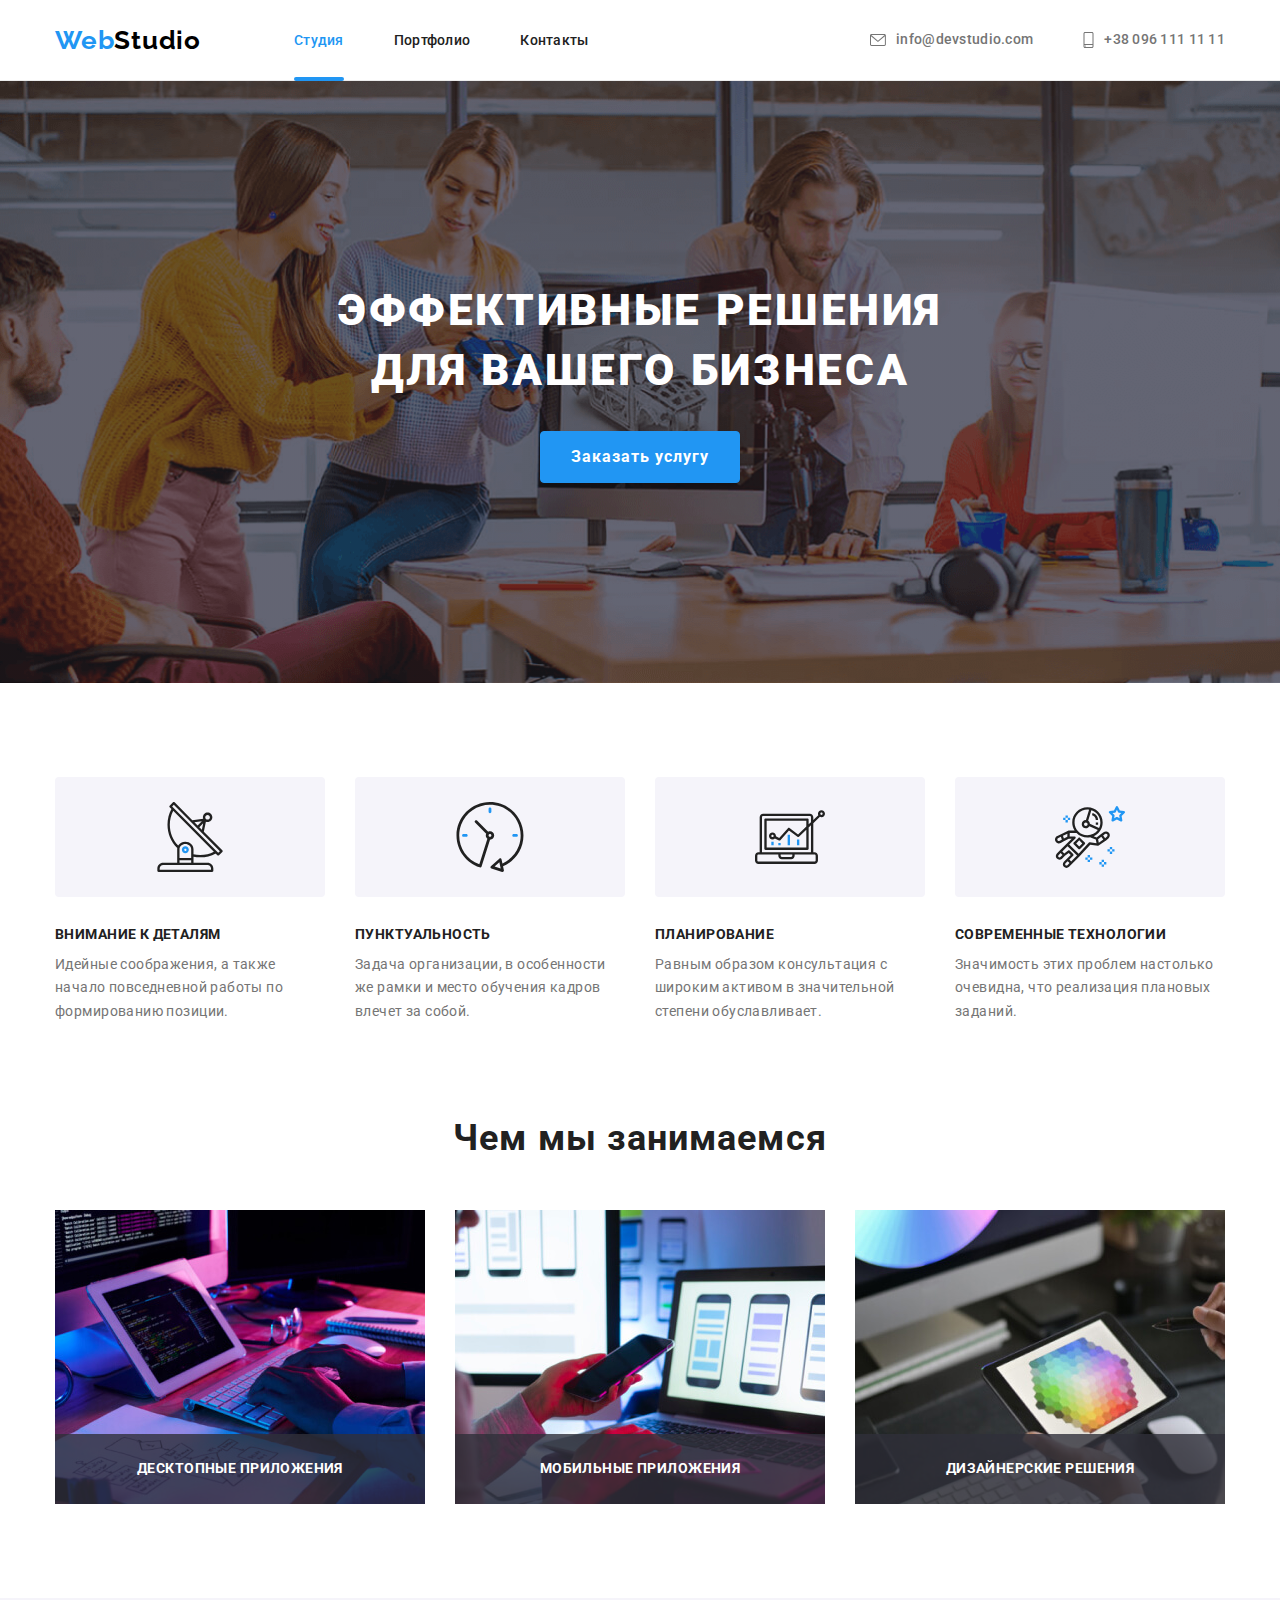
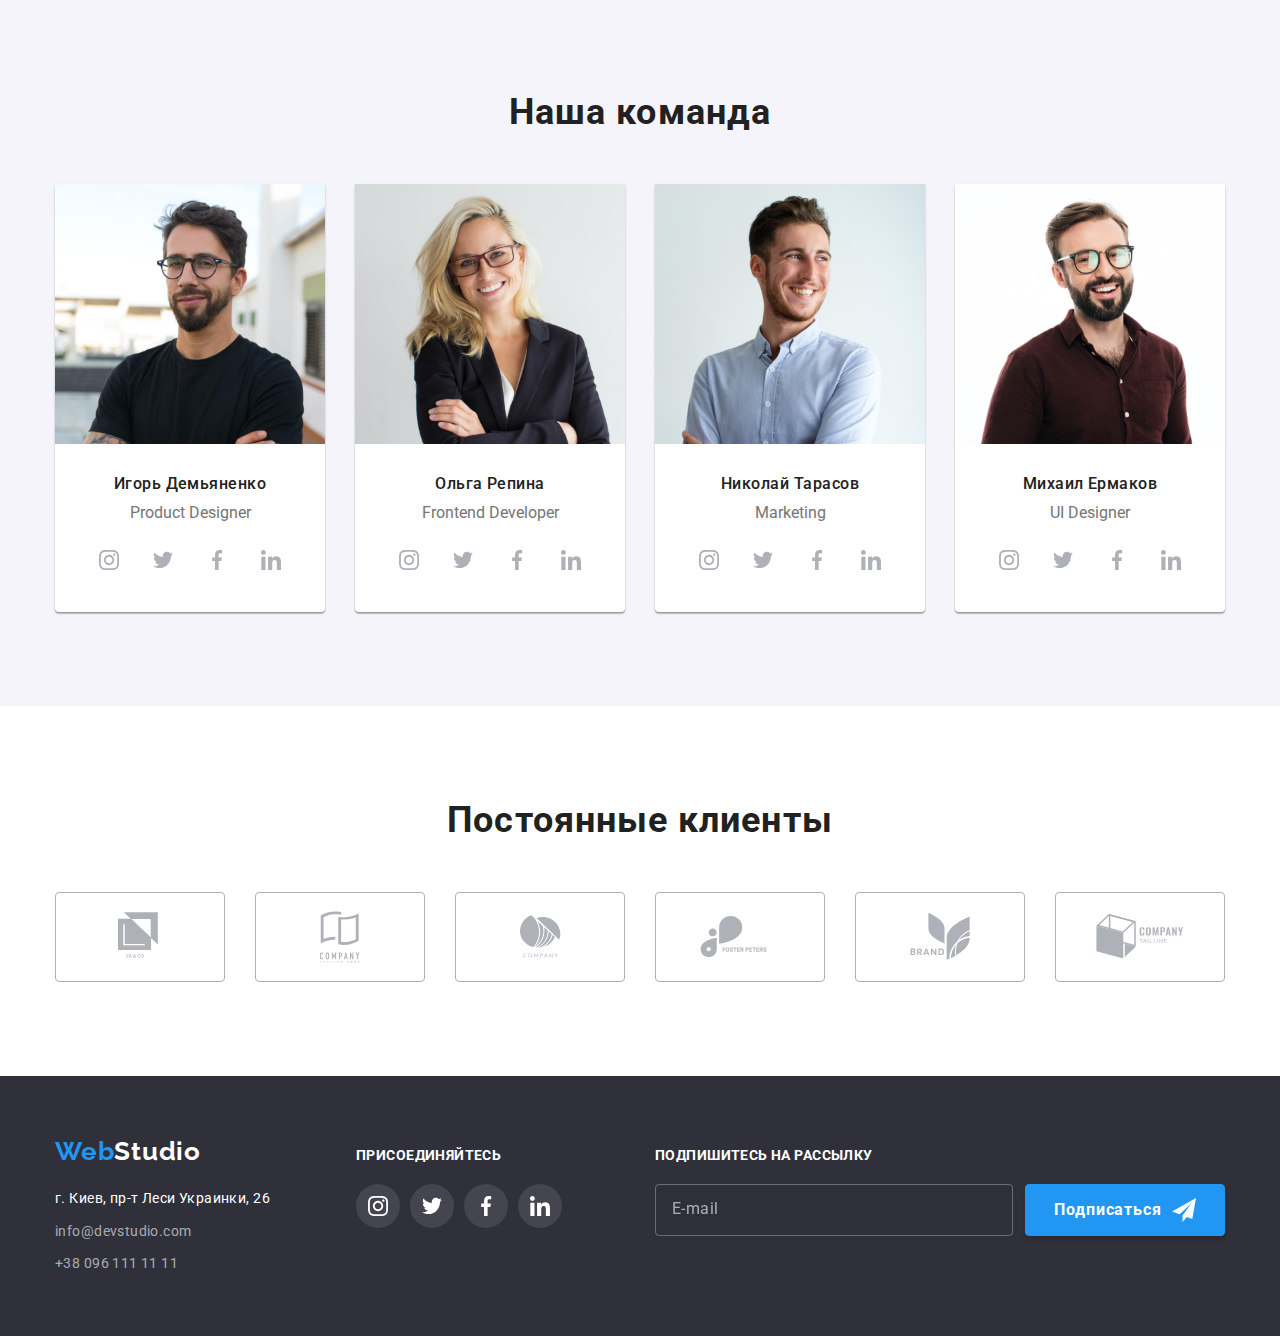
<file: index.html>
<!DOCTYPE html>
<html lang="ru">
<head>
    <meta charset="UTF-8">
    <meta name="viewport" content="width=device-width, initial-scale=1.0">
    <link rel="preconnect" href="https://fonts.gstatic.com"> 
    <link href="https://fonts.googleapis.com/css2?family=Raleway:wght@700&family=Roboto:wght@400;500;700;900&display=swap" rel="stylesheet">    
    <link rel="stylesheet" href="https://cdn.jsdelivr.net/npm/modern-normalize@1.0.0/modern-normalize.css">
    <link rel="stylesheet" href="./css/main.min.css">
    <title>WebStudio</title>
</head>
<body>
    <header class="header">
        <div class="container">
        <nav class="site-nav">
            <a class="logo" href="./index.html"><span class="logo--accent">Web</span>Studio</a>
            <ul class="site-nav__list">
                <li class="site-nav__item"> 
                    <a class="site-nav__link current" href="./index.html">Студия</a></li>
                <li class="site-nav__item"> 
                    <a class="site-nav__link" href="./portfolio.html">Портфолио</a></li>
                <li class="site-nav__item"> 
                    <a class="site-nav__link" href="#team">Контакты</a></li>
            </ul>
        </nav>    
        <ul class="contacts">
            <li class="contacts__item">
                <a class="contacts__link" href="mailto:info@devstudio.com">
                    <svg class="contacts__icon" width="16px" height="12px">
                         <use href="./images/sprite.svg#envelope"></use>
                    </svg>
                    info@devstudio.com
                </a>
            </li>
            <li class="contacts__item">
                <a class="contacts__link" href="tel:+380961111111">
                    <svg class="contacts__icon" width="11px" height="16px">
                        <use href="./images/sprite.svg#smartphone"></use>
                    </svg>
                    +38 096 111 11 11
                </a>
            </li>
        </ul>
        </div>
    </header>   
    <main>
        <!--hero-->
        <section class="hero">
            <div class="container">
                <h1 class="hero__title">Эффективные решения для вашего бизнеса</h1>
                 <button class="main__btn" type="button" data-modal-open> Заказать услугу </button>
            </div>
        </section>
        <!--advantage-->
        <section class="advantage">
            <div class="container">
                <h2 class="advantage__title visually-hidden">Преимущества</h2>
                <ul class="advantage__list">
                    <li class="advantage__item">
                        <div class="advantage__image">
                        <svg class="advantage-image__icon">
                            <use href="./images/sprite.svg#antenna"></use>
                        </svg>
                        </div>
                        <h3 class="advantage-item__title">Внимание к деталям</h3>
                        <p class="advantage-item__description">Идейные соображения, а также начало повседневной работы по формированию позиции.</p>
                    </li> 
                    <li class="advantage__item">
                        <div class="advantage__image">
                        <svg class="advantage-image__icon">
                            <use href="./images/sprite.svg#clock"></use>
                        </svg>
                        </div>
                        <h3 class="advantage-item__title">Пунктуальность</h3>
                        <p class="advantage-item__description">Задача организации, в особенности же рамки и место обучения кадров влечет за собой.</p>
                    </li>
                    <li class="advantage__item">
                        <div class="advantage__image">
                        <svg class="advantage-image__icon">
                            <use href="./images/sprite.svg#diagram"></use>
                        </svg>
                        </div>
                        <h3 class="advantage-item__title">Планирование</h3>
                        <p class="advantage-item__description">Равным образом консультация с широким активом в значительной степени обуславливает.</p>
                    </li>
                    <li class="advantage__item">
                        <div class="advantage__image">
                        <svg class="advantage-image__icon">
                            <use href="./images/sprite.svg#astronaut"></use>
                        </svg>
                        </div>
                        <h3 class="advantage-item__title">Современные технологии</h3>
                        <p class="advantage-item__description">Значимость этих проблем настолько очевидна, что реализация плановых заданий.</p>
                    </li>
                </ul>
            </div>
        </section>
        <!--services-->
        <section class="services section">
            <div class="container">
                <h2 class="section-title">Чем мы занимаемся</h2>
                <ul class="services__list">
                    <li class="services__item">
                        <h3 class="services-item__title">Десктопные приложения</h3>
                        <img class="services-item__image" src="./images/img-services-1.jpg" alt="программист работает по ТЗ" height="294" width="370">
                    </li>
                    <li class="services__item">
                        <h3 class="services-item__title">Мобильные приложения</h3>
                        <img class="services-item__image" src="./images/img-services-2.jpg" alt="веб дизайн для приложений на смартфоне" height="294" width="370">
                    </li>
                    <li class="services__item">
                        <h3 class="services-item__title">Дизайнерские решения</h3>
                        <img class="services-item__image" src="./images/img-services-3.jpg" alt="разработка веб дизайна креативщиком" height="294" width="370">
                    </li>
                </ul>
            </div>
        </section>
        <!--team-->
        <section id="team" class="team section">
            <div class="container">
                <h2 class="section-title">Наша команда</h2>
                <ul class="team__list">
                    <li class="team__item">
                        <img class="team-item__photo" src="./images/igor.jpg" alt="Продакт дизайнер игорь" width="270" height="260">
                        <div class="team-item__info">
                            <h3 class="team-item__name">Игорь Демьяненко</h3>
                            <p class="team-item__position" lang="en">Product Designer</p>
                            <ul class="team-item__social-list">
                                <li class="social-list__item">
                                    <a class="social-list__link" href="https://www.instagram.com/" rel="noreferrer noopener" target="_blank">
                                        <svg class="social-list__icon" width="20px" height="20px" aria-label="instagram">
                                            <use href="./images/sprite.svg#instagram"></use>
                                        </svg>
                                    </a>
                                </li>
                                <li class="social-list__item">
                                    <a class="social-list__link" href="https://www.twitter.com/" rel="noreferrer noopener" target="_blank">
                                        <svg class="social-list__icon" width="20px" height="20px" aria-label="twitter">
                                            <use href="./images/sprite.svg#twitter"></use>
                                        </svg>
                                    </a>
                                </li>
                                <li class="social-list__item">
                                    <a class="social-list__link" href="https://www.facebook.com/" rel="noreferrer noopener" target="_blank">
                                        <svg class="social-list__icon" width="20px" height="20px" aria-label="facebook">
                                            <use href="./images/sprite.svg#facebook"></use>
                                        </svg>
                                    </a>
                                </li>
                                <li class="social-list__item">
                                    <a class="social-list__link" href="https://www.linkedin.com/" rel="noreferrer noopener" target="_blank">
                                        <svg class="social-list__icon" width="20px" height="20px" aria-label="linkedin">
                                            <use href="./images/sprite.svg#linkedin"></use>
                                        </svg>
                                    </a>
                                </li>
                            </ul>
                        </div>
                    </li>
                    <li class="team__item">
                        <img class="team-item__photo" src="./images/olga.jpg" alt="фронт-энд разработчик ольга" width="270" height="260">
                        <div class="team-item__info">
                            <h3 class="team-item__name">Ольга Репина</h3>
                            <p class="team-item__position" lang="en">Frontend Developer</p>
                            <ul class="team-item__social-list">
                                <li class="social-list__item">
                                    <a class="social-list__link" href="https://www.instagram.com/" rel="noreferrer noopener" target="_blank">
                                        <svg class="social-list__icon" width="20px" height="20px" aria-label="instagram">
                                            <use href="./images/sprite.svg#instagram"></use>
                                        </svg>
                                    </a>
                                </li>
                                <li class="social-list__item">
                                    <a class="social-list__link" href="https://www.twitter.com/" rel="noreferrer noopener" target="_blank">
                                        <svg class="social-list__icon" width="20px" height="20px" aria-label="twitter">
                                            <use href="./images/sprite.svg#twitter"></use>
                                        </svg>
                                    </a>
                                </li>
                                <li class="social-list__item">
                                    <a class="social-list__link" href="https://www.facebook.com/" rel="noreferrer noopener" target="_blank">
                                        <svg class="social-list__icon" width="20px" height="20px" aria-label="facebook">
                                            <use href="./images/sprite.svg#facebook"></use>
                                        </svg>
                                    </a>
                                </li>
                                <li class="social-list__item">
                                    <a class="social-list__link" href="https://www.linkedin.com/" rel="noreferrer noopener" target="_blank">
                                        <svg class="social-list__icon" width="20px" height="20px" aria-label="linkedin">
                                            <use href="./images/sprite.svg#linkedin"></use>
                                        </svg>
                                    </a>
                                </li>
                            </ul>
                        </div>
                    </li>
                    <li class="team__item">
                        <img class="team-item__photo" src="./images/nikolay.jpg" alt="маркетолог николай" width="270" height="260">
                        <div class="team-item__info">
                            <h3 class="team-item__name">Николай Тарасов</h3>
                            <p class="team-item__position" lang="en">Marketing</p>
                            <ul class="team-item__social-list">
                                <li class="social-list__item">
                                    <a class="social-list__link" href="https://www.instagram.com/" rel="noreferrer noopener" target="_blank">
                                        <svg class="social-list__icon" width="20px" height="20px" aria-label="instagram">
                                            <use href="./images/sprite.svg#instagram"></use>
                                        </svg>
                                    </a>
                                </li>
                                <li class="social-list__item">
                                    <a class="social-list__link" href="https://www.twitter.com/" rel="noreferrer noopener" target="_blank">
                                        <svg class="social-list__icon" width="20px" height="20px" aria-label="twitter">
                                            <use href="./images/sprite.svg#twitter"></use>
                                        </svg>
                                    </a>
                                </li>
                                <li class="social-list__item">
                                    <a class="social-list__link" href="https://www.facebook.com/" rel="noreferrer noopener" target="_blank">
                                        <svg class="social-list__icon" width="20px" height="20px" aria-label="facebook">
                                            <use href="./images/sprite.svg#facebook"></use>
                                        </svg>
                                    </a>
                                </li>
                                <li class="social-list__item">
                                    <a class="social-list__link" href="https://www.linkedin.com/" rel="noreferrer noopener" target="_blank">
                                        <svg class="social-list__icon" width="20px" height="20px" aria-label="linkedin">
                                            <use href="./images/sprite.svg#linkedin"></use>
                                        </svg>
                                    </a>
                                </li>
                            </ul>
                        </div>
                    </li>
                    <li class="team__item">
                        <img class="team-item__photo" src="./images/michail.jpg" alt="УИ дизайнер михаил" width="270" height="260">
                        <div class="team-item__info">
                            <h3 class="team-item__name">Михаил Ермаков</h3>
                            <p class="team-item__position" lang="en">UI Designer</p>
                            <ul class="team-item__social-list">
                                <li class="social-list__item">
                                    <a class="social-list__link" href="https://www.instagram.com/" rel="noreferrer noopener" target="_blank">
                                        <svg class="social-list__icon" width="20px" height="20px" aria-label="instagram">
                                            <use href="./images/sprite.svg#instagram"></use>
                                        </svg>
                                    </a>
                                </li>
                                <li class="social-list__item">
                                    <a class="social-list__link" href="https://www.twitter.com/" rel="noreferrer noopener" target="_blank">
                                        <svg class="social-list__icon" width="20px" height="20px" aria-label="twitter">
                                            <use href="./images/sprite.svg#twitter"></use>
                                        </svg>
                                    </a>
                                </li>
                                <li class="social-list__item">
                                    <a class="social-list__link" href="https://www.facebook.com/" rel="noreferrer noopener" target="_blank">
                                        <svg class="social-list__icon" width="20px" height="20px" aria-label="facebook">
                                            <use href="./images/sprite.svg#facebook"></use>
                                        </svg>
                                    </a>
                                </li>
                                <li class="social-list__item">
                                    <a class="social-list__link" href="https://www.linkedin.com/" rel="noreferrer noopener" target="_blank">
                                        <svg class="social-list__icon" width="20px" height="20px" aria-label="linkedin">
                                            <use href="./images/sprite.svg#linkedin"></use>
                                        </svg>
                                    </a>
                                </li>
                            </ul>
                        </div>
                    </li>           
                </ul>
            </div>
        </section>
        <!-- clients -->
        <section class="clients section">
            <div class="container">
                <h2 class="section-title">Постоянные клиенты</h2>
                <ul class="clients__list">
                    <li class="clients__item">
                        <a class="clients__link" href="" target="_blank">
                            <svg class="clients__logo" width="44px" height="49px">
                                <use href="./images/sprite.svg#logo-1"></use>
                            </svg>
                        </a>
                    </li>
                    <li class="clients__item">
                        <a class="clients__link" href="" target="_blank">
                            <svg class="clients__logo" width="40px" height="52px" >
                            <use href="./images/sprite.svg#logo-2"></use>
                        </svg>
                        </a>
                    </li>
                    <li class="clients__item">
                        <a class="clients__link" href="" target="_blank">
                            <svg class="clients__logo" width="41px" height="43px">
                            <use href="./images/sprite.svg#logo-3"></use>
                        </svg>
                        </a>
                    </li>
                    <li class="clients__item">
                        <a class="clients__link" href="" target="_blank">
                            <svg class="clients__logo" width="80px" height="42px">
                            <use href="./images/sprite.svg#logo-4"></use>
                        </svg>
                        </a>
                    </li>
                    <li class="clients__item">
                        <a class="clients__link" href="" target="_blank">
                            <svg class="clients__logo" width="60px" height="47px">
                            <use href="./images/sprite.svg#logo-5"></use>
                        </svg>
                        </a>
                    </li>
                    <li class="clients__item">
                        <a class="clients__link" href="" target="_blank">
                            <svg class="clients__logo" width="88px" height="45px">
                            <use href="./images/sprite.svg#logo-6"></use>
                        </svg>
                        </a>
                    </li>
                </ul>
            </div>
        </section>
    </main>
    <footer class="footer">
        <div class="container">
            <div class="footer__wrap">
            <a class="logo" href="./index.html" ><span class="logo--accent">Web</span><span class="logo--inverse">Studio</span></a>
            <!-- contacts -->
            <address class="footer__address">
                <ul class="footer-address__list">
                    <li class="footer-address__item">
                        <a class="footer-address__link map" href="https://goo.gl/maps/psRtu3tgyUnC2bHMA" target="_blank"> г. Киев, пр-т Леси Украинки, 26 </a>
                    </li>
                    <li class="footer-address__item">
                        <a class="footer-address__link" href="mailto:info@devstudio.com">info@devstudio.com</a>
                    </li>
                    <li class="footer-address__item">
                        <a class="footer-address__link" href="tel:+380961111111">+38 096 111 11 11</a>
                    </li>
                </ul>
            </address>
            </div>
            <!-- footer social links -->
            <div class="footer__social">
                <p class="footer-social__title">присоединяйтесь</p>
                <ul class="footer-social__list">
                    <li class="footer-social__item">
                        <a class="footer-social__link" href="https://www.instagram.com/" rel="noreferrer noopener" target="_blank">
                            <svg class="footer-social__logo" width="20px" height="20px" aria-label="instagram">
                                <use href="./images/sprite.svg#instagram"></use>
                            </svg>
                        </a>
                    </li>
                    <li class="footer-social__item">
                        <a class="footer-social__link" href="https://twitter.com/" rel="noreferrer noopener" target="_blank">
                            <svg class="footer-social__logo" width="20px" height="20px" aria-label="twitter">
                                <use href="./images/sprite.svg#twitter"></use>
                            </svg>
                        </a>
                    </li>
                    <li class="footer-social__item">
                        <a class="footer-social__link" href="https://www.facebook.com" rel="noreferrer noopener" target="_blank">
                            <svg class="footer-social__logo" width="20px" height="20px" aria-label="facebook">
                                <use href="./images/sprite.svg#facebook"></use>
                            </svg>
                        </a>
                    </li>
                    <li class="footer-social__item">
                        <a class="footer-social__link" href="https://www.linkedin.com" rel="noreferrer noopener" target="_blank">
                            <svg class="footer-social__logo" width="20px" height="20px" aria-label="linkedin">
                                <use href="./images/sprite.svg#linkedin"></use>
                            </svg>
                        </a>
                    </li>
                </ul>
            </div>
            <!-- subscription -->
            <form class="subscription">
                <b class="subscription__title">Подпишитесь на рассылку</b>
                <div class="subscription__wrap">
                    <label for="subs-email"></label>
                    <input class="subscription__input" id="subs-email" name="subs-email" type="email" placeholder="E-mail" autocomplete="email">
                    <button class="main__btn" type="submit">Подписаться
                        <svg class="subscription-btn__icon" width="24px" height="24px">
                            <use href="./images/sprite.svg#icon-send"></use>
                        </svg>
                    </button>
                </div>
            </form>
        </div>
    </footer>
    <!-- modal button -->
    <div class="backdrop is-hidden" data-modal>
        <div class="modal">
            <button class="modal__btn-close" type="button" data-modal-close>
                <svg class="icon-close" width="18px" height="18px">
                    <use href="./images/sprite.svg#icon-close"></use>
                </svg>
            </button>
            <form class="modal__form">
                <b class="modal-form__title">Оставьте свои данные, мы вам перезвоним</b>
                <div class="modal-form__field">
                    <label class="modal-form__label" for="name">Имя</label>
                    <input class="modal-form__input" id="name" type="text" name="name" autocomplete="name">
                    <svg class="modal-form__icon" width="18px" height="18px">
                        <use href="./images/sprite.svg#icon-person"></use>
                    </svg>
                </div>
                <div class="modal-form__field">
                    <label class="modal-form__label" for="tel">Телефон</label>
                    <input class="modal-form__input" id="tel" type="tel" name="tel" autocomplete="tel">
                    <svg class="modal-form__icon" width="18px" height="18px">
                        <use href="./images/sprite.svg#icon-phone"></use>
                    </svg>
                </div>
                <div class="modal-form__field">
                    <label class="modal-form__label" for="email">Почта</label>
                    <input class="modal-form__input" id="email" type="email" name="email" autocomplete="email">
                    <svg class="modal-form__icon" width="18px" height="18px">
                        <use href="./images/sprite.svg#icon-email"></use>
                    </svg>
                </div>
                <div class="modal-form__field comment">
                    <label class="modal-form__label" for="comment">Комментарий</label>
                    <textarea class="modal-form__input textarea" id="comment" name="comment" placeholder="Введите текст"></textarea>
                </div>
                <div class="modal-form__checkbox">
                    <input class="checkbox__input" type="checkbox" id="check" name="privacy">
                    <label class="checkbox__label" for="check">Соглашаюсь с рассылкой и принимаю<a class="policy-link" href="https://policies.google.com/terms?hl=ru-UA&fg=1">Условия договора</a></label>
                </div>
                <button class="main__btn" type="submit">Отправить</button>
                
            </form>
        </div>
    </div>
    <script src="./js/modal.js"></script>
</body>
</html>
</file>
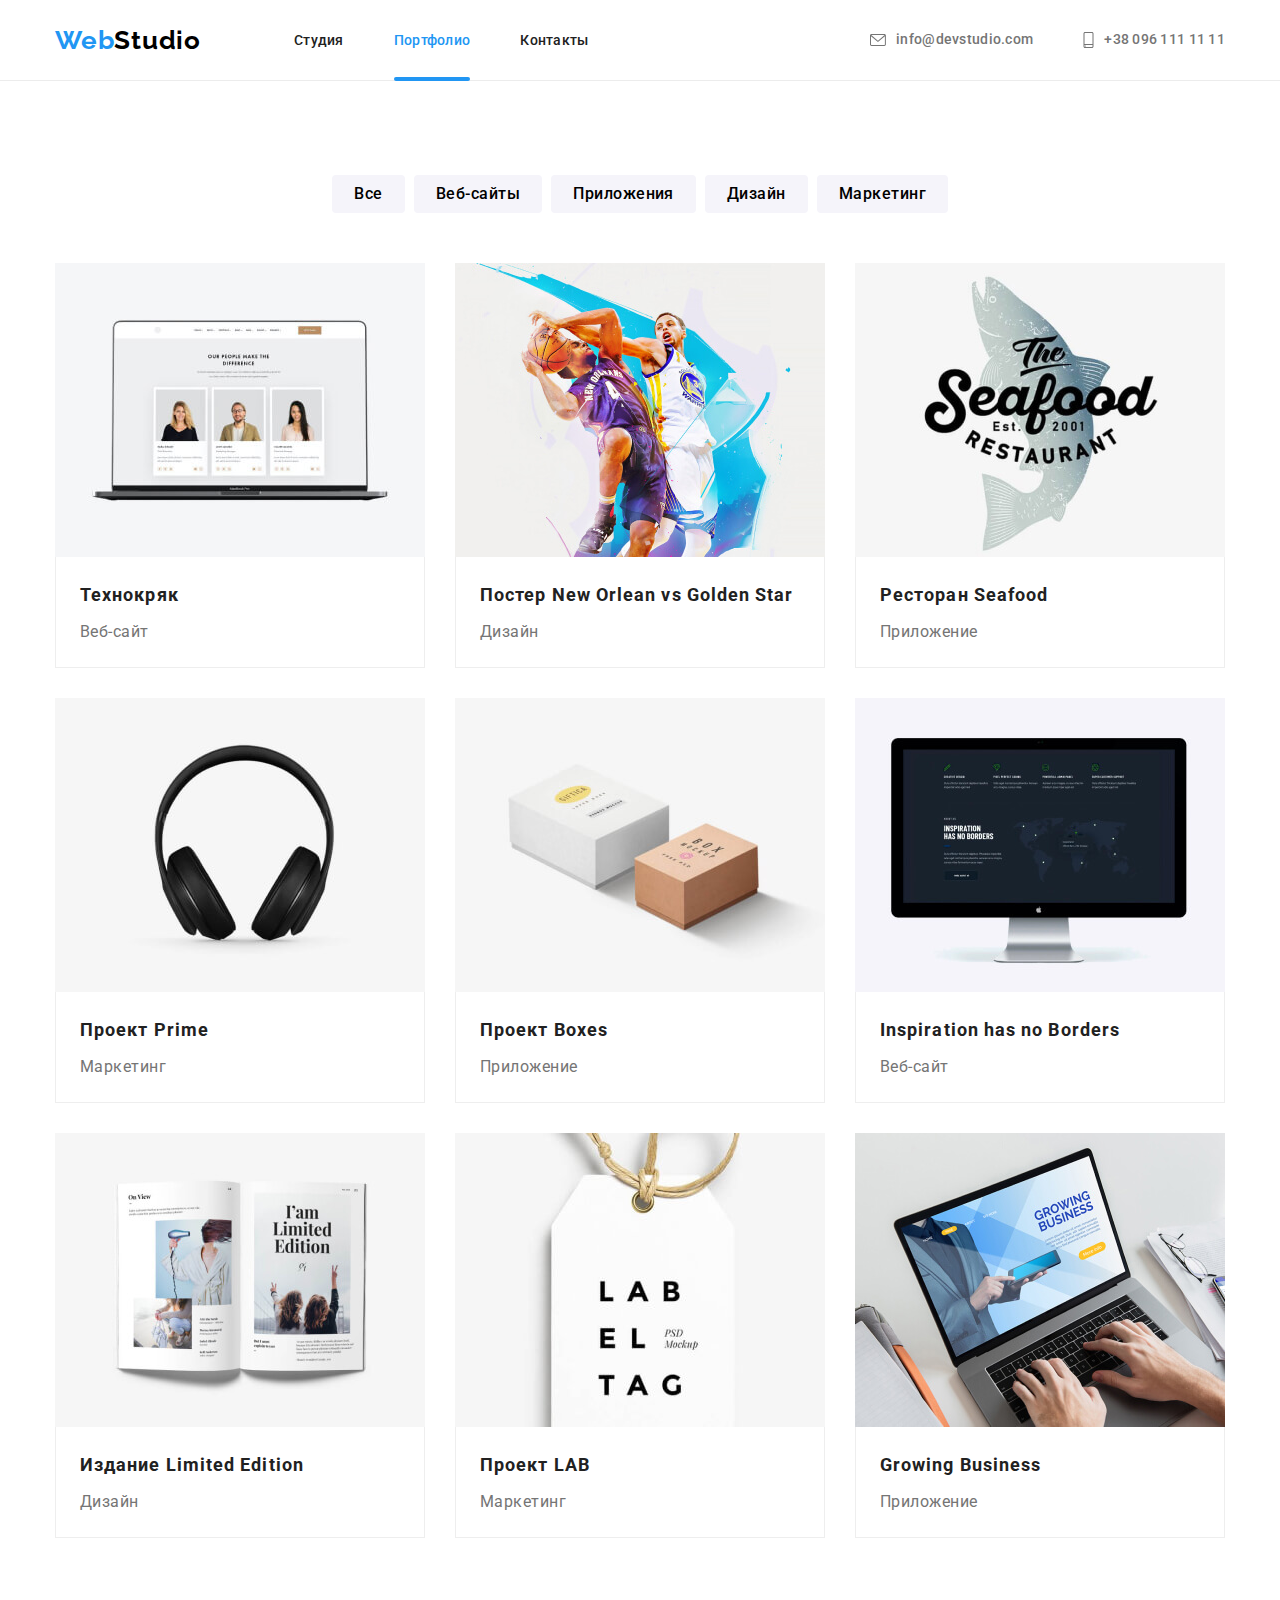
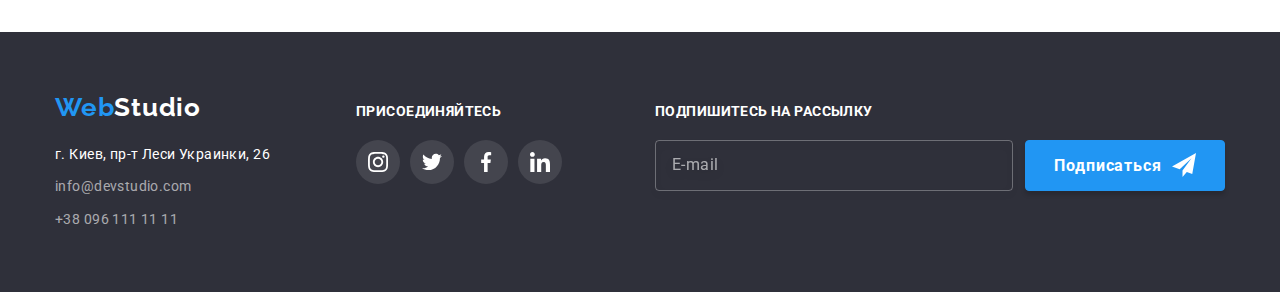
<file: portfolio.html>
<!DOCTYPE html>
<html lang="ru">
<head>
    <meta charset="UTF-8">
    <meta name="viewport" content="width=device-width, initial-scale=1.0">
    <link rel="preconnect" href="https://fonts.gstatic.com"> 
    <link href="https://fonts.googleapis.com/css2?family=Raleway:wght@700&family=Roboto:wght@400;500;700;900&display=swap" rel="stylesheet">    
    <link rel="stylesheet" href="https://cdn.jsdelivr.net/npm/modern-normalize@1.0.0/modern-normalize.css">
    <link rel="stylesheet" href="./css/portfolio.min.css">
    <title>WebStudio-portfolio</title>
</head>
<body>
    <header class="header">
        <div class="container">
        <nav class="site-nav">
            <a class="logo" href="./index.html"><span class="logo--accent">Web</span>Studio</a>
            <ul class="site-nav__list">
                <li class="site-nav__item"> <a class="site-nav__link" href="./index.html">Студия</a></li>
                <li class="site-nav__item"> <a class="site-nav__link current" href="./portfolio.html">Портфолио</a></li>
                <li class="site-nav__item"> <a class="site-nav__link" href="./index.html#team">Контакты</a></li>
            </ul>
        </nav>    
        <ul class="contacts">
            <li class="contacts__item">
                <a class="contacts__link" href="mailto:info@devstudio.com">
                    <svg class="contacts__icon" width="16px" height="12px">
                         <use href="./images/sprite.svg#envelope"></use>
                    </svg>
                    info@devstudio.com
                </a>
            </li>
            <li class="contacts__item">
                <a class="contacts__link" href="tel:+380961111111">
                    <svg class="contacts__icon" width="11px" height="16px">
                        <use href="./images/sprite.svg#smartphone"></use>
                    </svg>
                    +38 096 111 11 11
                </a>
            </li>
        </ul>
        </div>
    </header>
    <main>
      <section class="section">
          <div class="container">
          <h1 class="visually-hidden">Портфолио</h1>
          <!-- portfolio__filter -->
          <ul class="portfolio__filter">
              <li class="portfolio-filter__item">
                  <button class="portfolio-filter__btn" type="button">Все</button></li>
              <li class="portfolio-filter__item">
                  <button class="portfolio-filter__btn" type="button">Веб-сайты</button></li>
              <li class="portfolio-filter__item">
                  <button class="portfolio-filter__btn" type="button">Приложения</button></li>
              <li class="portfolio-filter__item">
                  <button class="portfolio-filter__btn" type="button">Дизайн</button></li>
              <li class="portfolio-filter__item">
                  <button class="portfolio-filter__btn" type="button">Маркетинг</button></li> 
          </ul>
          <!-- examples -->
         <ul class="portfolio__projects">
             <li class="portfolio-projects__item" >
                 <a class="portfolio-projects__link" href="">
                     <div class="thumb">
                        <p class="overlay">Технокряк это современная площадка распространения коронавируса. Компании используют эту платформу для цифрового шпионажа и атак на защищённые сервера конкурентов.</p>
                        <img class="portfolio-projects__image" src="./images/img-project-1.jpg" alt="вебсайт технокряк" width="370" height="294">
                    </div>
                     <div class="cards-wrapper">
                        <h2 class="portfolio-projects__title">Технокряк</h2>
                        <p class="portfolio-projects__description">Веб-сайт</p>
                    </div>
                </a>
             </li>
             <li class="portfolio-projects__item" >
                 <a class="portfolio-projects__link" href="">
                    <div class="thumb">
                        <p class="overlay">Технокряк это современная площадка распространения коронавируса. Компании используют эту платформу для цифрового шпионажа и атак на защищённые сервера конкурентов.</p>
                        <img class="portfolio-projects__image" src="./images/img-project-2.jpg" alt="дизайн постера" width="370" height="294">
                    </div>
                     <div class="cards-wrapper">
                        <h2 class="portfolio-projects__title">Постер New Orlean vs Golden Star</h2>
                        <p class="portfolio-projects__description">Дизайн</p>
                    </div>
                </a>
             </li>
             <li class="portfolio-projects__item" >
                 <a class="portfolio-projects__link" href="">
                    <div class="thumb">
                        <p class="overlay">Технокряк это современная площадка распространения коронавируса. Компании используют эту платформу для цифрового шпионажа и атак на защищённые сервера конкурентов.</p>
                        <img class="portfolio-projects__image" src="./images/img-project-3.jpg" alt="приложение для ресторана" width="370" height="294">
                    </div>
                     <div class="cards-wrapper">
                        <h2 class="portfolio-projects__title">Ресторан Seafood</h2>
                        <p class="portfolio-projects__description">Приложение</p>
                    </div>
                 </a>
             </li>
             <li class="portfolio-projects__item" >
                 <a class="portfolio-projects__link" href="">
                    <div class="thumb">
                        <p class="overlay">Технокряк это современная площадка распространения коронавируса. Компании используют эту платформу для цифрового шпионажа и атак на защищённые сервера конкурентов.</p>
                        <img class="portfolio-projects__image" src="./images/img-project-4.jpg" alt="проект прайм" width="370" height="294">
                    </div>
                     <div class="cards-wrapper">
                        <h2 class="portfolio-projects__title">Проект Prime</h2>
                        <p class="portfolio-projects__description">Маркетинг</p>
                    </div>
                </a>
             </li>
             <li class="portfolio-projects__item" >
                 <a class="portfolio-projects__link" href="">
                    <div class="thumb">
                        <p class="overlay">Технокряк это современная площадка распространения коронавируса. Компании используют эту платформу для цифрового шпионажа и атак на защищённые сервера конкурентов.</p>
                        <img class="portfolio-projects__image" src="./images/img-project-5.jpg" alt="приложение боксы" width="370" height="294">
                    </div>
                    <div class="cards-wrapper">
                        <h2 class="portfolio-projects__title">Проект Boxes</h2>
                        <p class="portfolio-projects__description">Приложение</p>
                     </div>
                </a>
             </li>
             <li class="portfolio-projects__item" >
                 <a class="portfolio-projects__link" href="">
                    <div class="thumb">
                        <p class="overlay">Технокряк это современная площадка распространения коронавируса. Компании используют эту платформу для цифрового шпионажа и атак на защищённые сервера конкурентов.</p>
                        <img class="portfolio-projects__image" src="./images/img-project-6.jpg" alt="вебсайт про вдохновение" width="370" height="294">
                    </div>
                     <div class="cards-wrapper">
                        <h2 class="portfolio-projects__title">Inspiration has no Borders</h2>
                        <p class="portfolio-projects__description">Веб-сайт</p>
                    </div>
                </a>
             </li>
             <li class="portfolio-projects__item" >
                 <a class="portfolio-projects__link" href="">
                    <div class="thumb">
                        <p class="overlay">Технокряк это современная площадка распространения коронавируса. Компании используют эту платформу для цифрового шпионажа и атак на защищённые сервера конкурентов.</p>
                        <img class="portfolio-projects__image" src="./images/img-project-7.jpg" alt="дизайн издания" width="370" height="294">
                    </div>
                     <div class="cards-wrapper">
                        <h2 class="portfolio-projects__title">Издание Limited Edition</h2>
                        <p class="portfolio-projects__description">Дизайн</p>
                    </div>
                </a>
             </li>
             <li class="portfolio-projects__item" >
                 <a class="portfolio-projects__link" href="">
                    <div class="thumb">
                        <p class="overlay">Технокряк это современная площадка распространения коронавируса. Компании используют эту платформу для цифрового шпионажа и атак на защищённые сервера конкурентов.</p>
                        <img class="portfolio-projects__image" src="./images/img-project-8.jpg" alt="проект лаб" width="370" height="294">
                    </div>
                     <div class="cards-wrapper">
                        <h2 class="portfolio-projects__title">Проект LAB</h2>
                        <p class="portfolio-projects__description">Маркетинг</p>
                    </div>
                    </a>
             </li>
             <li class="portfolio-projects__item" >
                 <a class="portfolio-projects__link" href="">
                    <div class="thumb">
                        <p class="overlay">Технокряк это современная площадка распространения коронавируса. Компании используют эту платформу для цифрового шпионажа и атак на защищённые сервера конкурентов.</p>
                        <img class="portfolio-projects__image" src="./images/img-project-9.jpg" alt="приложение для развития бизнеса" width="370" height="294">
                    </div>
                     <div class="cards-wrapper">
                        <h2 class="portfolio-projects__title">Growing Business</h2>
                        <p class="portfolio-projects__description">Приложение</p>
                    </div>
                 </a>
             </li>
         </ul>
        </div>
      </section> 
    </main>
    <footer class="footer">
        <!-- contacts -->
        <div class="container">
            <div class="footer__wrap">
            <a class="logo" href="./index.html" ><span class="logo--accent">Web</span><span class="logo--inverse">Studio</span></a>
            <address>
                <ul class="footer-address__list">
                    <li class="footer-address__item">
                        <a class="footer-address__link map" href="https://goo.gl/maps/psRtu3tgyUnC2bHMA" target="_blank"> г. Киев, пр-т Леси Украинки, 26 </a>
                    </li>
                    <li class="footer-address__item">
                        <a class="footer-address__link" href="mailto:info@devstudio.com">info@devstudio.com</a>
                    </li>
                    <li class="footer-address__item">
                        <a class="footer-address__link" href="tel:+380961111111">+38 096 111 11 11</a>
                    </li>
                </ul>
            </address>
            </div>
            <div class="footer__social">
                <p class="footer-social__title">присоединяйтесь</p>
                <ul class="footer-social__list">
                    <li class="footer-social__item">
                        <a class="footer-social__link" href="https://www.instagram.com/" target="_blank">
                            <svg class="footer-social__logo" width="20px" height="20px">
                                <use href="./images/sprite.svg#instagram"></use>
                            </svg>
                        </a>
                    </li>
                    <li class="footer-social__item">
                        <a class="footer-social__link" href="https://twitter.com/" target="_blank">
                            <svg class="footer-social__logo" width="20px" height="20px">
                                <use href="./images/sprite.svg#twitter"></use>
                            </svg>
                        </a>
                    </li>
                    <li class="footer-social__item">
                        <a class="footer-social__link" href="https://www.facebook.com" target="_blank">
                            <svg class="footer-social__logo" width="20px" height="20px">
                                <use href="./images/sprite.svg#facebook"></use>
                            </svg>
                        </a>
                    </li>
                    <li class="footer-social__item">
                        <a class="footer-social__link" href="https://www.linkedin.com" target="_blank">
                            <svg class="footer-social__logo" width="20px" height="20px">
                                <use href="./images/sprite.svg#linkedin"></use>
                            </svg>
                        </a>
                    </li>
                </ul>
            </div>
             <!-- subscription -->
             <form class="subscription">
                <b class="subscription__title">Подпишитесь на рассылку</b>
                <div class="subscription__wrap">
                    <label for="subs-email"></label>
                    <input class="subscription__input" id="subs-email" name="subs-email" type="email" placeholder="E-mail"
                        autocomplete="email">
                    <button class="main__btn" type="submit">Подписаться
                        <svg class="subscription-btn__icon" width="24px" height="24px">
                            <use href="./images/sprite.svg#icon-send"></use>
                        </svg>
                    </button>
                </div>
            </form>
        </div>
    </footer>
</body>
</html>
</file>
<file: css/main.min.css>
:root{--primary-text-color: #212121;--secondary-text-color: #757575;--accent-text-color: #2196f3;--reserve-text-color: #ffffff;--primary-font-family: 'Roboto', sans-serif;--secondary-font-family: 'Raleway', sans-serif;--card-set-gap: 30px;--timing-fn: 250ms cubic-bezier(0.4, 0, 0.2, 1)}.visually-hidden{position:absolute;width:1px;height:1px;margin:-1px;border:0;padding:0;white-space:nowrap;-webkit-clip-path:inset(100%);clip-path:inset(100%);clip:rect(0 0 0 0);overflow:hidden}html{-webkit-box-sizing:border-box;box-sizing:border-box}*,*::before,*::after{-webkit-box-sizing:inherit;box-sizing:inherit}body{font-family:var(--primary-font-family)}ul{list-style:none;padding:0;margin:0}h1,h2,h3,h4,h5,h6,p{margin:0}a{text-decoration:none}address{font-style:normal}img{display:block;max-width:100%;height:auto}textarea{resize:none}.container{width:1200px;padding:0 15px;margin:0 auto}.section{padding-top:94px;padding-bottom:94px}.section-title{margin-bottom:50px;font-weight:700;font-size:36px;line-height:1.16;text-align:center;letter-spacing:0.03em;color:var(--primary-text-color)}.logo{font-family:var(--secondary-font-family);color:#000000;font-weight:700;font-size:26px;line-height:1.19;letter-spacing:0.03em}.logo--accent{color:var(--accent-text-color)}.logo--inverse{color:var(--reserve-text-color)}.header{border-bottom:1px solid #ececec}.header .container{display:-webkit-box;display:-ms-flexbox;display:flex;-webkit-box-align:center;-ms-flex-align:center;align-items:center}.site-nav{display:-webkit-box;display:-ms-flexbox;display:flex;-webkit-box-align:center;-ms-flex-align:center;align-items:center}.site-nav__list{display:-webkit-box;display:-ms-flexbox;display:flex;-webkit-box-align:center;-ms-flex-align:center;align-items:center;margin-left:93px}.site-nav__item:not(:last-child),.contacts__item:not(:last-child){margin-right:50px}.contacts{display:-webkit-box;display:-ms-flexbox;display:flex;-webkit-box-align:center;-ms-flex-align:center;align-items:center;margin-left:auto}.site-nav__link{color:var(--primary-text-color)}.site-nav__link,.contacts__link{position:relative;padding-top:32px;padding-bottom:32px;font-weight:500;font-size:14px;line-height:1.14;letter-spacing:0.02em;-webkit-transition:color var(--timing-fn);transition:color var(--timing-fn)}.site-nav__link:hover,.site-nav__link:focus,.contacts__link:hover,.contacts__link:focus{color:var(--accent-text-color)}.current{color:var(--accent-text-color)}.current::after{content:'';position:absolute;left:0;bottom:0;display:block;width:100%;height:4px;background-color:var(--accent-text-color);border-radius:2px;-webkit-transform:translateY(25%);transform:translateY(25%)}.contacts__link{display:-webkit-box;display:-ms-flexbox;display:flex;-webkit-box-align:center;-ms-flex-align:center;align-items:center;color:var(--secondary-text-color)}.contacts__item{display:-webkit-box;display:-ms-flexbox;display:flex;-webkit-box-align:center;-ms-flex-align:center;align-items:center}.contacts__icon{margin-right:10px;fill:currentColor}.footer{padding-top:60px;padding-bottom:60px;background:#2f303a}.footer .container{display:-webkit-box;display:-ms-flexbox;display:flex;-webkit-box-pack:start;-ms-flex-pack:start;justify-content:start;-webkit-box-align:baseline;-ms-flex-align:baseline;align-items:baseline}.footer__wrap{width:231px}.footer-address__list{margin-top:20px}.footer-address__item:not(:last-child){margin-bottom:9px}.footer-address__link{font-size:14px;line-height:1.71;letter-spacing:0.03em;color:rgba(255,255,255,0.6)}.footer-address__link.map{color:var(--reserve-text-color)}.footer__social{margin-left:70px}.footer-social__title,.subscription__title{display:inline-block;margin-bottom:20px;font-weight:700;font-size:14px;line-height:1.14;letter-spacing:0.03em;text-transform:uppercase;color:var(--reserve-text-color)}.footer-social__list{display:-webkit-box;display:-ms-flexbox;display:flex;-webkit-box-pack:justify;-ms-flex-pack:justify;justify-content:space-between;width:206px}.footer-social__link{display:-webkit-box;display:-ms-flexbox;display:flex;-webkit-box-pack:center;-ms-flex-pack:center;justify-content:center;-webkit-box-align:center;-ms-flex-align:center;align-items:center;width:44px;height:44px;border-radius:50%;background-color:rgba(255,255,255,0.1);color:var(--reserve-text-color);-webkit-transition:background-color var(--timing-fn);transition:background-color var(--timing-fn)}.footer-social__link:hover,.footer-social__link:focus{background-color:var(--accent-text-color)}.footer-social__logo{fill:currentColor}.subscription{display:block;margin-left:93px;width:570px}.subscription-btn__icon{margin-left:10px;fill:currentColor}.subscription__wrap{display:-webkit-box;display:-ms-flexbox;display:flex}.subscription__input{margin-right:12px;padding:15px 16px;min-width:358px;min-height:50px;border:1px solid rgba(255,255,255,0.3);-webkit-filter:drop-shadow(0px 4px 4px rgba(0,0,0,0.15));filter:drop-shadow(0px 4px 4px rgba(0,0,0,0.15));border-radius:4px;background-color:transparent;color:#ffffff;-webkit-transition:outline var(--timing-fn);transition:outline var(--timing-fn)}.subscription__input:focus{outline:1px solid var(--accent-text-color)}.subscription__input::-webkit-input-placeholder{font-size:16px;line-height:1.25;letter-spacing:0.03em;color:rgba(255,255,255,0.6)}.subscription__input:-ms-input-placeholder{font-size:16px;line-height:1.25;letter-spacing:0.03em;color:rgba(255,255,255,0.6)}.subscription__input::-ms-input-placeholder{font-size:16px;line-height:1.25;letter-spacing:0.03em;color:rgba(255,255,255,0.6)}.subscription__input::placeholder{font-size:16px;line-height:1.25;letter-spacing:0.03em;color:rgba(255,255,255,0.6)}.main__btn{display:-webkit-box;display:-ms-flexbox;display:flex;-webkit-box-pack:center;-ms-flex-pack:center;justify-content:center;-webkit-box-align:center;-ms-flex-align:center;align-items:center;margin:0 auto;padding:10px 0;min-width:200px;min-height:50px;border-radius:4px;border:1px solid var(--accent-text-color);cursor:pointer;font-weight:700;font-size:16px;line-height:1.87;letter-spacing:0.06em;color:var(--reserve-text-color);background-color:var(--accent-text-color);-webkit-box-shadow:0px 4px 4px rgba(0,0,0,0.15);box-shadow:0px 4px 4px rgba(0,0,0,0.15)}.modal__btn-close{position:absolute;top:8px;right:8px;display:-webkit-box;display:-ms-flexbox;display:flex;-webkit-box-pack:center;-ms-flex-pack:center;justify-content:center;-webkit-box-align:center;-ms-flex-align:center;align-items:center;cursor:pointer;width:30px;height:30px;border:1px solid rgba(0,0,0,0.1);border-radius:50%;background:#ffffff;fill:212121;-webkit-transition:fill var(--timing-fn);transition:fill var(--timing-fn)}.modal__btn-close:hover,.modal__btn-close:focus{fill:var(--accent-text-color)}.backdrop{position:fixed;top:0;left:0;min-width:100%;min-height:100%;background-color:rgba(0,0,0,0.2);opacity:1;-webkit-transition:opacity 700ms linear;transition:opacity 700ms linear}.backdrop.is-hidden{opacity:0;visibility:none;pointer-events:none}.modal{position:absolute;top:50%;left:50%;padding:40px;width:528px;height:581px;border-radius:4px;background-color:var(--reserve-text-color);-webkit-box-shadow:0px 1px 3px rgba(0,0,0,0.12),0px 1px 1px rgba(0,0,0,0.14),0px 2px 1px rgba(0,0,0,0.2);box-shadow:0px 1px 3px rgba(0,0,0,0.12),0px 1px 1px rgba(0,0,0,0.14),0px 2px 1px rgba(0,0,0,0.2);-webkit-transform:translate(-50%, -50%) scale(1);transform:translate(-50%, -50%) scale(1);-webkit-transition:-webkit-transform 700ms cubic-bezier(0.42, 0, 0.58, 1);transition:-webkit-transform 700ms cubic-bezier(0.42, 0, 0.58, 1);transition:transform 700ms cubic-bezier(0.42, 0, 0.58, 1);transition:transform 700ms cubic-bezier(0.42, 0, 0.58, 1), -webkit-transform 700ms cubic-bezier(0.42, 0, 0.58, 1)}.backdrop.is-hidden .modal{-webkit-transform:translate(-50%, -50%) scale(0);transform:translate(-50%, -50%) scale(0)}.modal-form__title{display:block;margin-bottom:12px;font-weight:700;font-size:20px;line-height:1.15;text-align:center;letter-spacing:0.03em;color:var(--primary-text-color)}.modal-form__field{position:relative;display:-webkit-box;display:-ms-flexbox;display:flex;-webkit-box-orient:vertical;-webkit-box-direction:normal;-ms-flex-direction:column;flex-direction:column;margin-bottom:10px}.modal-form__field .comment{margin-bottom:20px}.modal-form__label{margin-bottom:4px;font-size:12px;line-height:1.16;letter-spacing:0.01em;color:var(--secondary-text-color)}.modal-form__input{min-width:100%;height:40px;border:1px solid rgba(33,33,33,0.2);border-radius:4px;padding-left:42px;cursor:pointer;-webkit-transition:border-color var(--timing-fn);transition:border-color var(--timing-fn)}.modal-form__input:focus{border-color:var(--accent-text-color);outline:none}.modal-form__input:focus+.modal-form__icon{fill:var(--accent-text-color)}.modal-form__input .textarea::-webkit-input-placeholder{font-size:12px;line-height:1.16;letter-spacing:0.01em;color:rgba(117,117,117,0.5)}.modal-form__input .textarea:-ms-input-placeholder{font-size:12px;line-height:1.16;letter-spacing:0.01em;color:rgba(117,117,117,0.5)}.modal-form__input .textarea::-ms-input-placeholder{font-size:12px;line-height:1.16;letter-spacing:0.01em;color:rgba(117,117,117,0.5)}.modal-form__input .textarea::placeholder{font-size:12px;line-height:1.16;letter-spacing:0.01em;color:rgba(117,117,117,0.5)}.textarea{height:120px;padding:12px 16px}.modal-form__icon{position:absolute;bottom:11px;left:12px;fill:212121;-webkit-transition:fill var(--timing-fn);transition:fill var(--timing-fn)}.modal-form__checkbox{margin-bottom:30px}.checkbox__label{display:-webkit-box;display:-ms-flexbox;display:flex;-webkit-box-pack:center;-ms-flex-pack:center;justify-content:center;-webkit-box-align:center;-ms-flex-align:center;align-items:center;font-size:14px;line-height:1.71;letter-spacing:0.03em;color:var(--secondary-text-color)}.checkbox__label::before{content:'';display:inline-block;width:16px;height:15px;border:2px solid #212121;border-radius:2px;margin-right:7px;-webkit-transition:all var(--timing-fn);transition:all var(--timing-fn)}.checkbox__input:checked+.checkbox__label::before{background-color:var(--accent-text-color);background-image:url(../images/logo-checked.svg);background-size:contain;background-origin:border-box;border-color:transparent}.policy-link{text-decoration:underline;color:var(--accent-text-color);margin-left:5px}.checkbox__input{position:absolute;width:1px;height:1px;margin:-1px;border:0;padding:0;white-space:nowrap;-webkit-clip-path:inset(100%);clip-path:inset(100%);clip:rect(0 0 0 0);overflow:hidden}.hero{max-width:1600px;min-height:600px;margin:0 auto;padding-top:200px;padding-bottom:200px;background-color:#2f303a;background-image:-webkit-gradient(linear, left top, left bottom, from(rgba(47,48,58,0.4)), to(rgba(47,48,58,0.4))),url(../images/hero-img.png);background-image:linear-gradient(rgba(47,48,58,0.4), rgba(47,48,58,0.4)),url(../images/hero-img.png);background-position:center;background-repeat:no-repeat;background-size:cover;text-align:center}.hero__title{max-width:696px;margin-left:auto;margin-right:auto;font-weight:900;font-size:44px;line-height:1.36;letter-spacing:0.06em;text-transform:uppercase;color:var(--reserve-text-color);margin-bottom:30px}.advantage .container{padding-top:94px}.advantage__list{display:-webkit-box;display:-ms-flexbox;display:flex;-webkit-box-pack:justify;-ms-flex-pack:justify;justify-content:space-between;-webkit-box-align:start;-ms-flex-align:start;align-items:flex-start}.advantage__item{min-width:270px}.advantage__item:not(:last-child){margin-right:30px}.advantage-item__title{margin-bottom:10px;font-weight:700;font-size:14px;line-height:1.14;letter-spacing:0.03em;text-transform:uppercase;color:var(--primary-text-color)}.advantage-item__description{font-weight:400;font-size:14px;line-height:1.71;letter-spacing:0.03em;color:var(--secondary-text-color)}.advantage__image{margin-bottom:30px;padding:25px 100px;height:120px;background-color:#f5f4fa;border-radius:4px}.advantage-image__icon{width:70px;height:70px}.services__list{display:-webkit-box;display:-ms-flexbox;display:flex;-webkit-box-pack:justify;-ms-flex-pack:justify;justify-content:space-between}.services__item{position:relative}.services-item__title{position:absolute;left:0;bottom:0;padding-top:27px;padding-bottom:27px;width:100%;height:70px;background-color:rgba(47,48,58,0.8);color:var(--reserve-text-color);font-weight:700;font-size:14px;line-height:1.14;text-align:center;letter-spacing:0.03em;text-transform:uppercase;-webkit-transform:translateY(0);transform:translateY(0)}.team{background:#f5f4fa}.team__list{display:-webkit-box;display:-ms-flexbox;display:flex;-webkit-box-pack:justify;-ms-flex-pack:justify;justify-content:space-between}.team__item{padding-bottom:30px;background-color:var(--reserve-text-color);-webkit-box-shadow:0px 1px 3px rgba(0,0,0,0.12),0px 1px 1px rgba(0,0,0,0.14),0px 2px 1px rgba(0,0,0,0.2);box-shadow:0px 1px 3px rgba(0,0,0,0.12),0px 1px 1px rgba(0,0,0,0.14),0px 2px 1px rgba(0,0,0,0.2);border-radius:0px 0px 4px 4px}.team-item__info{margin-top:30px;padding-right:32px;padding-left:32px}.team-item__name{font-weight:500;font-size:16px;line-height:1.19;text-align:center;letter-spacing:0.03em;color:var(--primary-text-color)}.team-item__position{margin-top:10px;font-size:16px;line-height:1.19;text-align:center;color:var(--secondary-text-color)}.team-item__social-list{display:-webkit-box;display:-ms-flexbox;display:flex;-webkit-box-pack:justify;-ms-flex-pack:justify;justify-content:space-between;margin-top:16px}.social-list__link{display:-webkit-box;display:-ms-flexbox;display:flex;-webkit-box-pack:center;-ms-flex-pack:center;justify-content:center;-webkit-box-align:center;-ms-flex-align:center;align-items:center;width:44px;height:44px;border-radius:50%;color:#afb1b8;-webkit-transition:color var(--timing-fn),background-color var(--timing-fn);transition:color var(--timing-fn),background-color var(--timing-fn)}.social-list__link:hover,.social-list__link:focus{background-color:var(--accent-text-color);color:var(--reserve-text-color)}.social-list__icon{fill:currentColor}.clients__list{display:-webkit-box;display:-ms-flexbox;display:flex;-webkit-box-align:start;-ms-flex-align:start;align-items:flex-start;-webkit-box-pack:justify;-ms-flex-pack:justify;justify-content:space-between}.clients__item:not(:last-child){margin-right:30px}.clients__link{display:-webkit-box;display:-ms-flexbox;display:flex;-webkit-box-pack:center;-ms-flex-pack:center;justify-content:center;-webkit-box-align:center;-ms-flex-align:center;align-items:center;color:#afb1b8;width:170px;height:90px;border:1px solid;border-radius:4px;-webkit-transition:color var(--timing-fn),border-color var(--timing-fn);transition:color var(--timing-fn),border-color var(--timing-fn)}.clients__link:hover,.clients__link:focus{color:var(--accent-text-color);border-color:var(--accent-text-color)}.clients__logo{fill:currentColor}
/*# sourceMappingURL=main.min.css.map */
</file>
<file: css/portfolio.min.css>
:root{--primary-text-color: #212121;--secondary-text-color: #757575;--accent-text-color: #2196f3;--reserve-text-color: #ffffff;--primary-font-family: 'Roboto', sans-serif;--secondary-font-family: 'Raleway', sans-serif;--card-set-gap: 30px;--timing-fn: 250ms cubic-bezier(0.4, 0, 0.2, 1)}.visually-hidden{position:absolute;width:1px;height:1px;margin:-1px;border:0;padding:0;white-space:nowrap;-webkit-clip-path:inset(100%);clip-path:inset(100%);clip:rect(0 0 0 0);overflow:hidden}html{-webkit-box-sizing:border-box;box-sizing:border-box}*,*::before,*::after{-webkit-box-sizing:inherit;box-sizing:inherit}body{font-family:var(--primary-font-family)}ul{list-style:none;padding:0;margin:0}h1,h2,h3,h4,h5,h6,p{margin:0}a{text-decoration:none}address{font-style:normal}img{display:block;max-width:100%;height:auto}textarea{resize:none}.container{width:1200px;padding:0 15px;margin:0 auto}.section{padding-top:94px;padding-bottom:94px}.logo{font-family:var(--secondary-font-family);color:#000000;font-weight:700;font-size:26px;line-height:1.19;letter-spacing:0.03em}.logo--accent{color:var(--accent-text-color)}.logo--inverse{color:var(--reserve-text-color)}.main__btn{display:-webkit-box;display:-ms-flexbox;display:flex;-webkit-box-pack:center;-ms-flex-pack:center;justify-content:center;-webkit-box-align:center;-ms-flex-align:center;align-items:center;margin:0 auto;padding:10px 0;min-width:200px;min-height:50px;border-radius:4px;border:1px solid var(--accent-text-color);cursor:pointer;font-weight:700;font-size:16px;line-height:1.87;letter-spacing:0.06em;color:var(--reserve-text-color);background-color:var(--accent-text-color);-webkit-box-shadow:0px 4px 4px rgba(0,0,0,0.15);box-shadow:0px 4px 4px rgba(0,0,0,0.15)}.modal__btn-close{position:absolute;top:8px;right:8px;display:-webkit-box;display:-ms-flexbox;display:flex;-webkit-box-pack:center;-ms-flex-pack:center;justify-content:center;-webkit-box-align:center;-ms-flex-align:center;align-items:center;cursor:pointer;width:30px;height:30px;border:1px solid rgba(0,0,0,0.1);border-radius:50%;background:#ffffff;fill:212121;-webkit-transition:fill var(--timing-fn);transition:fill var(--timing-fn)}.modal__btn-close:hover,.modal__btn-close:focus{fill:var(--accent-text-color)}.header{border-bottom:1px solid #ececec}.header .container{display:-webkit-box;display:-ms-flexbox;display:flex;-webkit-box-align:center;-ms-flex-align:center;align-items:center}.site-nav{display:-webkit-box;display:-ms-flexbox;display:flex;-webkit-box-align:center;-ms-flex-align:center;align-items:center}.site-nav__list{display:-webkit-box;display:-ms-flexbox;display:flex;-webkit-box-align:center;-ms-flex-align:center;align-items:center;margin-left:93px}.site-nav__item:not(:last-child),.contacts__item:not(:last-child){margin-right:50px}.contacts{display:-webkit-box;display:-ms-flexbox;display:flex;-webkit-box-align:center;-ms-flex-align:center;align-items:center;margin-left:auto}.site-nav__link{color:var(--primary-text-color)}.site-nav__link,.contacts__link{position:relative;padding-top:32px;padding-bottom:32px;font-weight:500;font-size:14px;line-height:1.14;letter-spacing:0.02em;-webkit-transition:color var(--timing-fn);transition:color var(--timing-fn)}.site-nav__link:hover,.site-nav__link:focus,.contacts__link:hover,.contacts__link:focus{color:var(--accent-text-color)}.current{color:var(--accent-text-color)}.current::after{content:'';position:absolute;left:0;bottom:0;display:block;width:100%;height:4px;background-color:var(--accent-text-color);border-radius:2px;-webkit-transform:translateY(25%);transform:translateY(25%)}.contacts__link{display:-webkit-box;display:-ms-flexbox;display:flex;-webkit-box-align:center;-ms-flex-align:center;align-items:center;color:var(--secondary-text-color)}.contacts__item{display:-webkit-box;display:-ms-flexbox;display:flex;-webkit-box-align:center;-ms-flex-align:center;align-items:center}.contacts__icon{margin-right:10px;fill:currentColor}.footer{padding-top:60px;padding-bottom:60px;background:#2f303a}.footer .container{display:-webkit-box;display:-ms-flexbox;display:flex;-webkit-box-pack:start;-ms-flex-pack:start;justify-content:start;-webkit-box-align:baseline;-ms-flex-align:baseline;align-items:baseline}.footer__wrap{width:231px}.footer-address__list{margin-top:20px}.footer-address__item:not(:last-child){margin-bottom:9px}.footer-address__link{font-size:14px;line-height:1.71;letter-spacing:0.03em;color:rgba(255,255,255,0.6)}.footer-address__link.map{color:var(--reserve-text-color)}.footer__social{margin-left:70px}.footer-social__title,.subscription__title{display:inline-block;margin-bottom:20px;font-weight:700;font-size:14px;line-height:1.14;letter-spacing:0.03em;text-transform:uppercase;color:var(--reserve-text-color)}.footer-social__list{display:-webkit-box;display:-ms-flexbox;display:flex;-webkit-box-pack:justify;-ms-flex-pack:justify;justify-content:space-between;width:206px}.footer-social__link{display:-webkit-box;display:-ms-flexbox;display:flex;-webkit-box-pack:center;-ms-flex-pack:center;justify-content:center;-webkit-box-align:center;-ms-flex-align:center;align-items:center;width:44px;height:44px;border-radius:50%;background-color:rgba(255,255,255,0.1);color:var(--reserve-text-color);-webkit-transition:background-color var(--timing-fn);transition:background-color var(--timing-fn)}.footer-social__link:hover,.footer-social__link:focus{background-color:var(--accent-text-color)}.footer-social__logo{fill:currentColor}.subscription{display:block;margin-left:93px;width:570px}.subscription-btn__icon{margin-left:10px;fill:currentColor}.subscription__wrap{display:-webkit-box;display:-ms-flexbox;display:flex}.subscription__input{margin-right:12px;padding:15px 16px;min-width:358px;min-height:50px;border:1px solid rgba(255,255,255,0.3);-webkit-filter:drop-shadow(0px 4px 4px rgba(0,0,0,0.15));filter:drop-shadow(0px 4px 4px rgba(0,0,0,0.15));border-radius:4px;background-color:transparent;color:#ffffff;-webkit-transition:outline var(--timing-fn);transition:outline var(--timing-fn)}.subscription__input:focus{outline:1px solid var(--accent-text-color)}.subscription__input::-webkit-input-placeholder{font-size:16px;line-height:1.25;letter-spacing:0.03em;color:rgba(255,255,255,0.6)}.subscription__input:-ms-input-placeholder{font-size:16px;line-height:1.25;letter-spacing:0.03em;color:rgba(255,255,255,0.6)}.subscription__input::-ms-input-placeholder{font-size:16px;line-height:1.25;letter-spacing:0.03em;color:rgba(255,255,255,0.6)}.subscription__input::placeholder{font-size:16px;line-height:1.25;letter-spacing:0.03em;color:rgba(255,255,255,0.6)}.portfolio__filter{display:-webkit-box;display:-ms-flexbox;display:flex;-webkit-box-pack:center;-ms-flex-pack:center;justify-content:center;margin-bottom:50px}.portfolio-filter__item:not(:last-child){margin-right:9px}.portfolio-filter__btn{min-width:73px;padding:6px 22px;border:none;cursor:pointer;background:#f5f4fa;border-radius:4px;font-family:var(--primary-font-family);font-weight:500;font-size:16px;line-height:1.62;text-align:center;letter-spacing:0.03em;outline:none}.portfolio-filter__btn:hover,.portfolio-filter__btn:focus{background-color:var(--accent-text-color);color:var(--reserve-text-color);-webkit-box-shadow:0px 3px 1px rgba(0,0,0,0.1),0px 1px 2px rgba(0,0,0,0.08),0px 2px 2px rgba(0,0,0,0.12);box-shadow:0px 3px 1px rgba(0,0,0,0.1),0px 1px 2px rgba(0,0,0,0.08),0px 2px 2px rgba(0,0,0,0.12)}.portfolio__projects{display:-webkit-box;display:-ms-flexbox;display:flex;-ms-flex-wrap:wrap;flex-wrap:wrap;margin-left:calc(-1 * var(--card-set-gap));margin-top:calc(-1 * var(--card-set-gap))}.portfolio-projects__item{-ms-flex-preferred-size:calc(100% / 3 - var(--card-set-gap));flex-basis:calc(100% / 3 - var(--card-set-gap));margin-left:var(--card-set-gap);margin-top:var(--card-set-gap)}.portfolio-projects__link{display:block;outline:none;-webkit-transition:-webkit-box-shadow var(--timing-fn);transition:-webkit-box-shadow var(--timing-fn);transition:box-shadow var(--timing-fn);transition:box-shadow var(--timing-fn), -webkit-box-shadow var(--timing-fn)}.portfolio-projects__link:hover,.portfolio-projects__link:focus{-webkit-box-shadow:0px 1px 1px rgba(0,0,0,0.12),0px 4px 4px rgba(0,0,0,0.06),1px 4px 6px rgba(0,0,0,0.16);box-shadow:0px 1px 1px rgba(0,0,0,0.12),0px 4px 4px rgba(0,0,0,0.06),1px 4px 6px rgba(0,0,0,0.16)}.portfolio-projects__title{margin-bottom:4px;font-weight:700;font-size:18px;line-height:2;letter-spacing:0.06em;color:var(--primary-text-color)}.portfolio-projects__description{font-size:16px;line-height:1.87;letter-spacing:0.03em;color:var(--secondary-text-color)}.cards-wrapper{padding:20px 24px;border-right:1px solid #eeeeee;border-bottom:1px solid #eeeeee;border-left:1px solid #eeeeee}.thumb{position:relative;overflow:hidden}.overlay{position:absolute;left:0;bottom:0;padding:63px 24px;width:100%;height:100%;background-color:rgba(33,150,243,0.9);color:var(--reserve-text-color);font-size:18px;line-height:1.56;letter-spacing:0.03em;-webkit-transform:translateY(100%);transform:translateY(100%);-webkit-transition:all var(--timing-fn);transition:all var(--timing-fn)}.portfolio-projects__link:hover .overlay,.portfolio-projects__link:focus .overlay{-webkit-transform:translateY(0);transform:translateY(0)}
/*# sourceMappingURL=portfolio.min.css.map */
</file>
